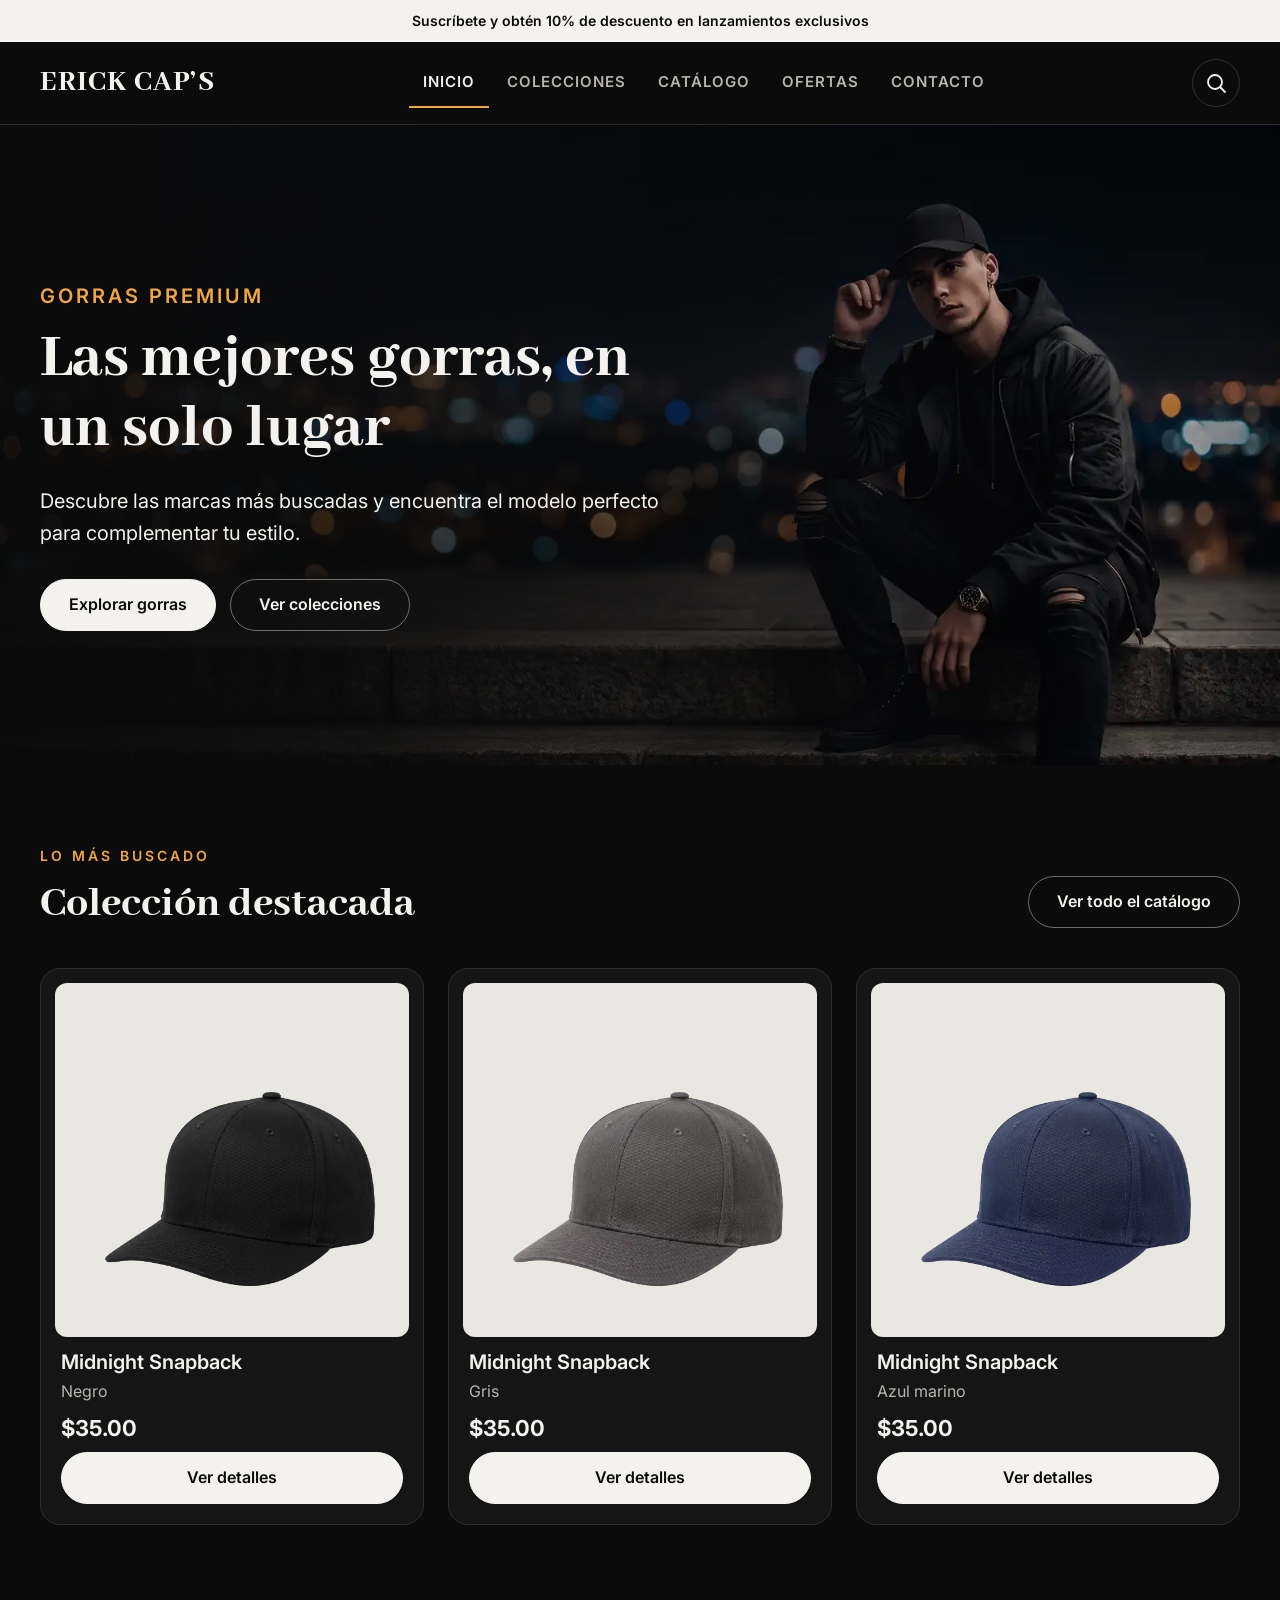
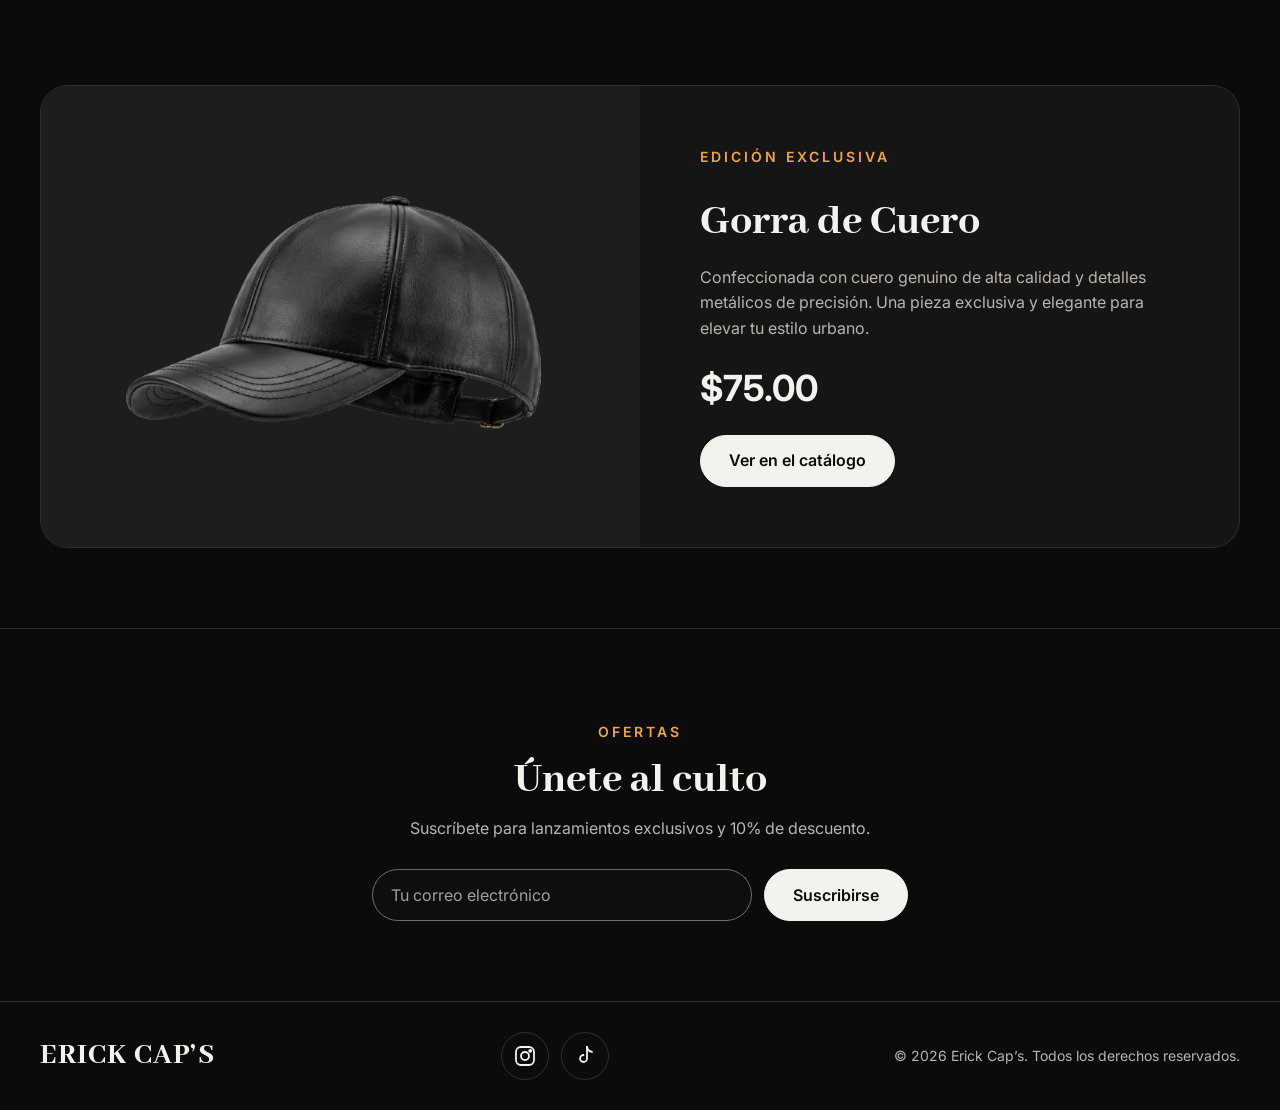
<file: index.html>
<!DOCTYPE html>
<html lang="es">
<head>
  <meta charset="UTF-8">
  <meta name="viewport" content="width=device-width, initial-scale=1.0">
  <title>Erick Cap's</title>
  <link rel="icon" href="img/favicon.svg" type="image/svg+xml">
  <link href="https://fonts.googleapis.com/css2?family=Abhaya+Libre:wght@800&family=Inter:wght@400;600;700&display=swap" rel="stylesheet">
  <link rel="stylesheet" href="css/base.css">
  <link rel="stylesheet" href="css/botones.css">
  <link rel="stylesheet" href="css/formularios.css">
  <link rel="stylesheet" href="css/encabezado.css">
  <link rel="stylesheet" href="css/pie.css">
  <link rel="stylesheet" href="css/productos.css">
  <link rel="stylesheet" href="css/inicio.css">
  <link rel="stylesheet" href="css/utilidades.css">
</head>
<body>

  <p class="promo">Suscríbete y obtén 10% de descuento en lanzamientos exclusivos</p>

  <header class="encabezado">
    <div class="contenedor">
      <a href="index.html" class="logo">ERICK CAP’S</a>
      <nav class="menu">
        <ul>
          <li><a href="index.html" class="activo">Inicio</a></li>
          <li><a href="index.html#colecciones">Colecciones</a></li>
          <li><a href="catalogo.html">Catálogo</a></li>
          <li><a href="index.html#ofertas">Ofertas</a></li>
          <li><a href="contacto.html">Contacto</a></li>
        </ul>
      </nav>
      <a href="catalogo.html" class="boton-icono">
        <img src="img/icono-buscar.svg" alt="Buscar" width="24" height="24">
      </a>
    </div>
  </header>

  <main>
    <section class="hero">
      <img class="hero-fondo" src="img/hero-1600.webp" alt="Joven con gorra negra sentado frente a las luces de la ciudad" width="1600" height="873">
      <div class="contenedor">
        <div class="hero-texto">
          <p class="etiqueta">Gorras premium</p>
          <h1>Las mejores gorras, en un solo lugar</h1>
          <p>Descubre las marcas más buscadas y encuentra el modelo perfecto para complementar tu estilo.</p>
          <div class="botones">
            <a href="catalogo.html" class="boton">Explorar gorras</a>
            <a href="#colecciones" class="boton boton-borde">Ver colecciones</a>
          </div>
        </div>
      </div>
    </section>

    <section class="seccion" id="colecciones">
      <div class="contenedor">
        <div class="titulo-seccion">
          <div>
            <p class="etiqueta">Lo más buscado</p>
            <h2>Colección destacada</h2>
          </div>
          <a href="catalogo.html" class="boton boton-borde">Ver todo el catálogo</a>
        </div>

        <ul class="productos">
          <li>
            <article class="producto">
              <div class="producto-foto">
                <img src="img/gorra-negra.webp" alt="Gorra Midnight Snapback color negro" width="537" height="465" loading="lazy">
              </div>
              <div class="producto-datos">
                <h3>Midnight Snapback</h3>
                <p class="texto-gris">Negro</p>
                <p class="precio">$35.00</p>
                <a href="detalles.html" class="boton boton-ancho">Ver detalles</a>
              </div>
            </article>
          </li>
          <li>
            <article class="producto">
              <div class="producto-foto">
                <img src="img/gorra-gris.webp" alt="Gorra Midnight Snapback color gris" width="537" height="465" loading="lazy">
              </div>
              <div class="producto-datos">
                <h3>Midnight Snapback</h3>
                <p class="texto-gris">Gris</p>
                <p class="precio">$35.00</p>
                <a href="detalles.html" class="boton boton-ancho">Ver detalles</a>
              </div>
            </article>
          </li>
          <li>
            <article class="producto">
              <div class="producto-foto">
                <img src="img/gorra-azul.webp" alt="Gorra Midnight Snapback color azul marino" width="537" height="465" loading="lazy">
              </div>
              <div class="producto-datos">
                <h3>Midnight Snapback</h3>
                <p class="texto-gris">Azul marino</p>
                <p class="precio">$35.00</p>
                <a href="detalles.html" class="boton boton-ancho">Ver detalles</a>
              </div>
            </article>
          </li>
        </ul>
      </div>
    </section>

    <section class="seccion">
      <div class="contenedor">
        <div class="exclusiva">
          <div class="exclusiva-foto">
            <img src="img/gorra-cuero.webp" alt="Gorra de cuero negro" width="677" height="369" loading="lazy">
          </div>
          <div class="exclusiva-texto">
            <p class="etiqueta">Edición exclusiva</p>
            <h2 id="titulo-exclusiva">Gorra de Cuero</h2>
            <p class="texto-gris">Confeccionada con cuero genuino de alta calidad y detalles metálicos de precisión. Una pieza exclusiva y elegante para elevar tu estilo urbano.</p>
            <p class="precio">$75.00</p>
            <a href="catalogo.html" class="boton">Ver en el catálogo</a>
          </div>
        </div>
      </div>
    </section>

    <section class="seccion boletin" id="ofertas">
      <div class="contenedor">
        <p class="etiqueta">Ofertas</p>
        <h2>Únete al culto</h2>
        <p class="texto-gris">Suscríbete para lanzamientos exclusivos y 10% de descuento.</p>
        <form action="mailto:soporte@gmail.com" method="post" enctype="text/plain">
          <label for="correo-boletin" class="oculto">Correo electrónico</label>
          <input type="email" id="correo-boletin" name="correo" placeholder="Tu correo electrónico" autocomplete="email" required>
          <button type="submit" class="boton">Suscribirse</button>
        </form>
      </div>
    </section>

  </main>

  <footer class="pie">
    <div class="contenedor">
      <a href="index.html" class="logo">ERICK CAP’S</a>
      <ul class="pie-redes">
        <li>
          <a href="https://www.instagram.com/" class="boton-icono">
            <img src="img/icono-instagram.svg" alt="Instagram" width="24" height="24">
          </a>
        </li>
        <li>
          <a href="https://www.tiktok.com/" class="boton-icono">
            <img src="img/icono-tiktok.svg" alt="TikTok" width="24" height="24">
          </a>
        </li>
      </ul>
      <small>© 2026 Erick Cap’s. Todos los derechos reservados.</small>
    </div>
  </footer>

</body>
</html>
</file>
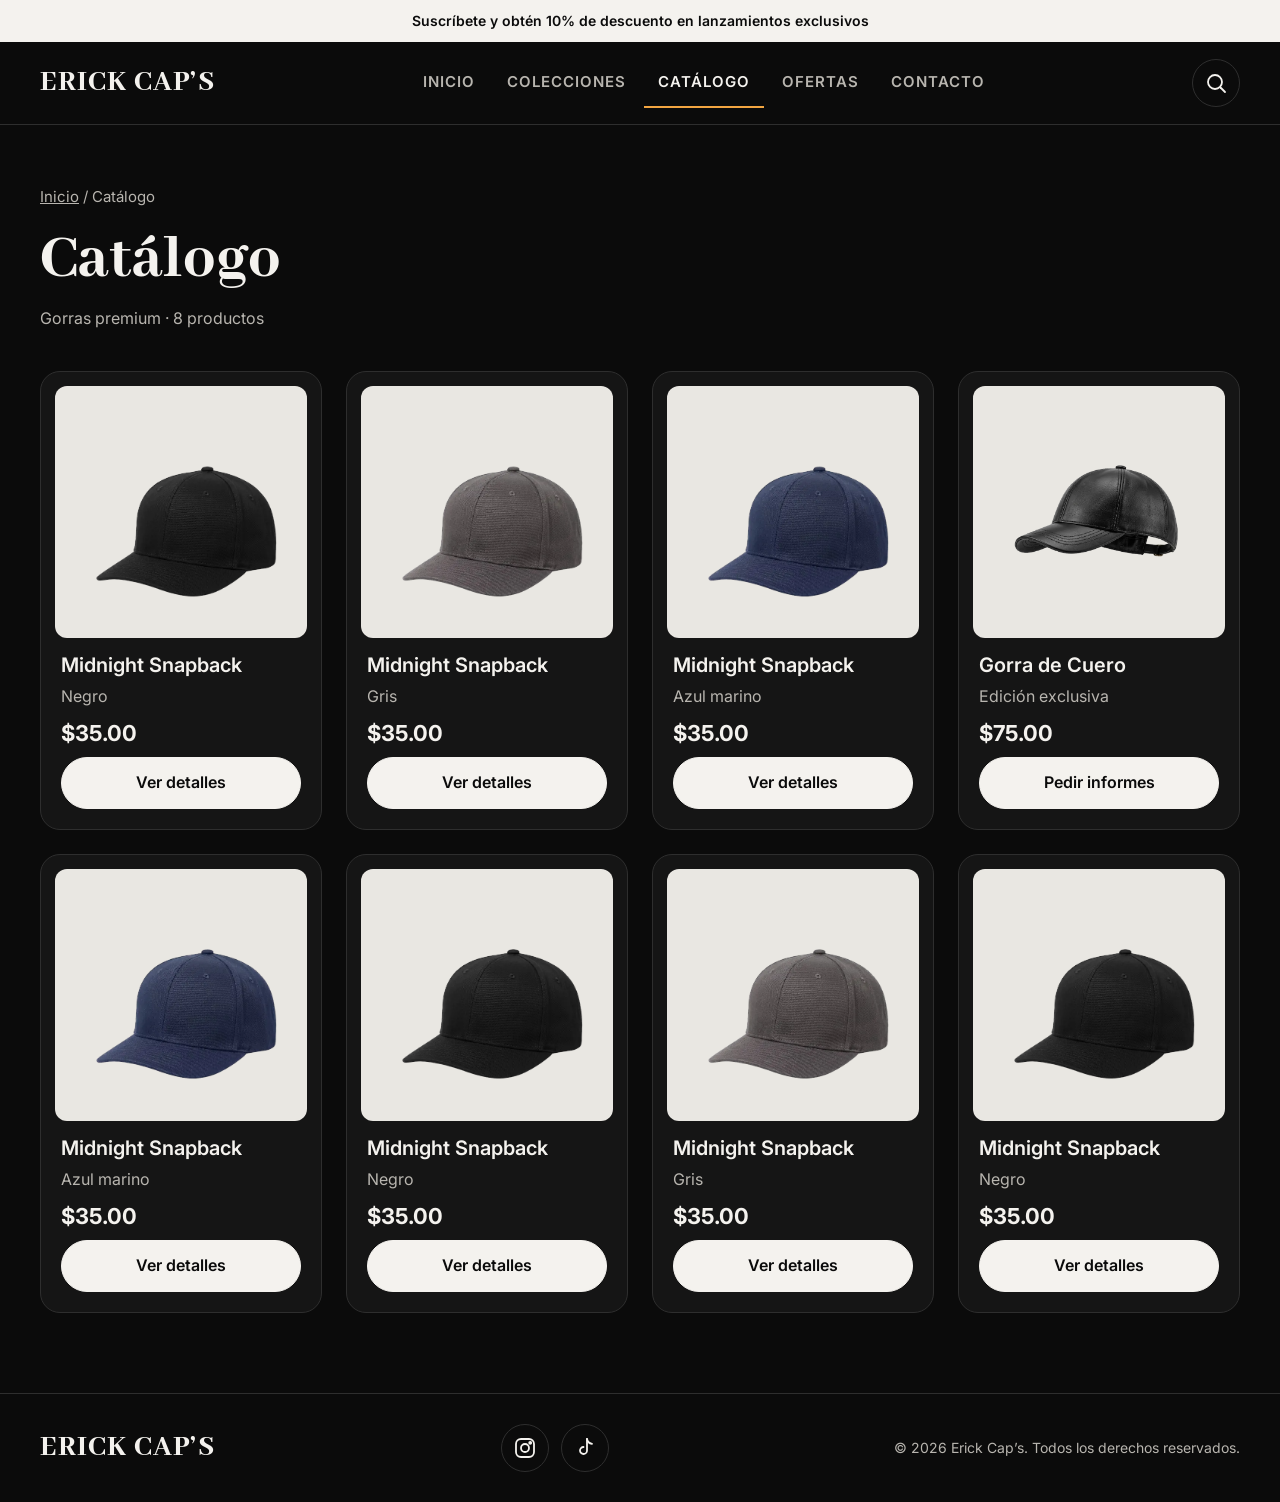
<file: catalogo.html>
<!DOCTYPE html>
<html lang="es">
<head>
  <meta charset="UTF-8">
  <meta name="viewport" content="width=device-width, initial-scale=1.0">
  <title>Erick Cap's</title>
  <link rel="icon" href="img/favicon.svg" type="image/svg+xml">
  <link href="https://fonts.googleapis.com/css2?family=Abhaya+Libre:wght@800&family=Inter:wght@400;600;700&display=swap" rel="stylesheet">
  <link rel="stylesheet" href="css/base.css">
  <link rel="stylesheet" href="css/botones.css">
  <link rel="stylesheet" href="css/encabezado.css">
  <link rel="stylesheet" href="css/pie.css">
  <link rel="stylesheet" href="css/encabezado-pagina.css">
  <link rel="stylesheet" href="css/productos.css">
  <link rel="stylesheet" href="css/utilidades.css">
</head>
<body>

  <p class="promo">Suscríbete y obtén 10% de descuento en lanzamientos exclusivos</p>

  <header class="encabezado">
    <div class="contenedor">
      <a href="index.html" class="logo">ERICK CAP’S</a>
      <nav class="menu">
        <ul>
          <li><a href="index.html">Inicio</a></li>
          <li><a href="index.html#colecciones">Colecciones</a></li>
          <li><a href="catalogo.html" class="activo">Catálogo</a></li>
          <li><a href="index.html#ofertas">Ofertas</a></li>
          <li><a href="contacto.html">Contacto</a></li>
        </ul>
      </nav>
      <a href="catalogo.html" class="boton-icono">
        <img src="img/icono-buscar.svg" alt="Buscar" width="24" height="24">
      </a>
    </div>
  </header>

  <main>
    <div class="contenedor">

      <div class="encabezado-pagina">
        <p class="ruta"><a href="index.html">Inicio</a> / Catálogo</p>
        <h1>Catálogo</h1>
        <p class="texto-gris">Gorras premium · 8 productos</p>
      </div>

      <section class="seccion sin-espacio-arriba">
        <ul class="productos productos-4">
          <li>
            <article class="producto">
              <div class="producto-foto">
                <img src="img/gorra-negra.webp" alt="Gorra Midnight Snapback color negro" width="537" height="465">
              </div>
              <div class="producto-datos">
                <h2 class="nombre-producto">Midnight Snapback</h2>
                <p class="texto-gris">Negro</p>
                <p class="precio">$35.00</p>
                <a href="detalles.html" class="boton boton-ancho">Ver detalles</a>
              </div>
            </article>
          </li>
          <li>
            <article class="producto">
              <div class="producto-foto">
                <img src="img/gorra-gris.webp" alt="Gorra Midnight Snapback color gris" width="537" height="465">
              </div>
              <div class="producto-datos">
                <h2 class="nombre-producto">Midnight Snapback</h2>
                <p class="texto-gris">Gris</p>
                <p class="precio">$35.00</p>
                <a href="detalles.html" class="boton boton-ancho">Ver detalles</a>
              </div>
            </article>
          </li>
          <li>
            <article class="producto">
              <div class="producto-foto">
                <img src="img/gorra-azul.webp" alt="Gorra Midnight Snapback color azul marino" width="537" height="465">
              </div>
              <div class="producto-datos">
                <h2 class="nombre-producto">Midnight Snapback</h2>
                <p class="texto-gris">Azul marino</p>
                <p class="precio">$35.00</p>
                <a href="detalles.html" class="boton boton-ancho">Ver detalles</a>
              </div>
            </article>
          </li>
          <li>
            <article class="producto">
              <div class="producto-foto">
                <img src="img/gorra-cuero.webp" alt="Gorra de cuero negro, edición exclusiva" width="677" height="369">
              </div>
              <div class="producto-datos">
                <h2 class="nombre-producto">Gorra de Cuero</h2>
                <p class="texto-gris">Edición exclusiva</p>
                <p class="precio">$75.00</p>
                <a href="contacto.html" class="boton boton-ancho">Pedir informes</a>
              </div>
            </article>
          </li>
          <li>
            <article class="producto">
              <div class="producto-foto">
                <img src="img/gorra-azul.webp" alt="Gorra Midnight Snapback color azul marino" width="537" height="465" loading="lazy">
              </div>
              <div class="producto-datos">
                <h2 class="nombre-producto">Midnight Snapback</h2>
                <p class="texto-gris">Azul marino</p>
                <p class="precio">$35.00</p>
                <a href="detalles.html" class="boton boton-ancho">Ver detalles</a>
              </div>
            </article>
          </li>
          <li>
            <article class="producto">
              <div class="producto-foto">
                <img src="img/gorra-negra.webp" alt="Gorra Midnight Snapback color negro" width="537" height="465" loading="lazy">
              </div>
              <div class="producto-datos">
                <h2 class="nombre-producto">Midnight Snapback</h2>
                <p class="texto-gris">Negro</p>
                <p class="precio">$35.00</p>
                <a href="detalles.html" class="boton boton-ancho">Ver detalles</a>
              </div>
            </article>
          </li>
          <li>
            <article class="producto">
              <div class="producto-foto">
                <img src="img/gorra-gris.webp" alt="Gorra Midnight Snapback color gris" width="537" height="465" loading="lazy">
              </div>
              <div class="producto-datos">
                <h2 class="nombre-producto">Midnight Snapback</h2>
                <p class="texto-gris">Gris</p>
                <p class="precio">$35.00</p>
                <a href="detalles.html" class="boton boton-ancho">Ver detalles</a>
              </div>
            </article>
          </li>
          <li>
            <article class="producto">
              <div class="producto-foto">
                <img src="img/gorra-negra.webp" alt="Gorra Midnight Snapback color negro" width="537" height="465" loading="lazy">
              </div>
              <div class="producto-datos">
                <h2 class="nombre-producto">Midnight Snapback</h2>
                <p class="texto-gris">Negro</p>
                <p class="precio">$35.00</p>
                <a href="detalles.html" class="boton boton-ancho">Ver detalles</a>
              </div>
            </article>
          </li>
        </ul>
      </section>

    </div>
  </main>

  <footer class="pie">
    <div class="contenedor">
      <a href="index.html" class="logo">ERICK CAP’S</a>
      <ul class="pie-redes">
        <li>
          <a href="https://www.instagram.com/" class="boton-icono">
            <img src="img/icono-instagram.svg" alt="Instagram" width="24" height="24">
          </a>
        </li>
        <li>
          <a href="https://www.tiktok.com/" class="boton-icono">
            <img src="img/icono-tiktok.svg" alt="TikTok" width="24" height="24">
          </a>
        </li>
      </ul>
      <small>© 2026 Erick Cap’s. Todos los derechos reservados.</small>
    </div>
  </footer>

</body>
</html>
</file>
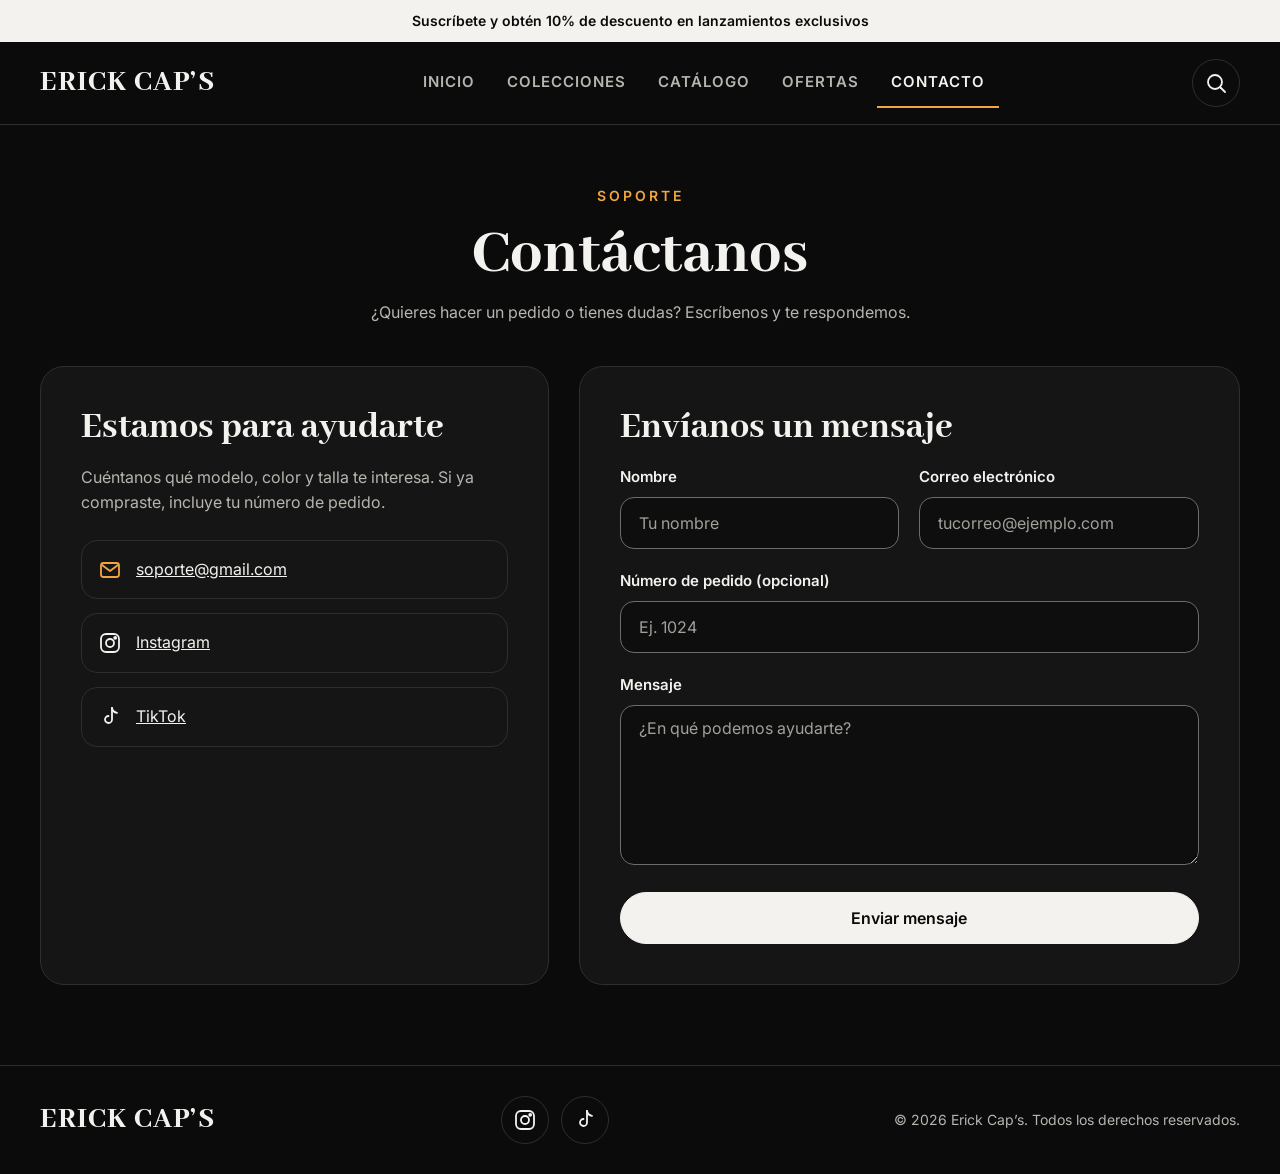
<file: contacto.html>
<!DOCTYPE html>
<html lang="es">
<head>
  <meta charset="UTF-8">
  <meta name="viewport" content="width=device-width, initial-scale=1.0">
  <title>Erick Cap's</title>
  <link rel="icon" href="img/favicon.svg" type="image/svg+xml">
  <link href="https://fonts.googleapis.com/css2?family=Abhaya+Libre:wght@800&family=Inter:wght@400;600;700&display=swap" rel="stylesheet">
  <link rel="stylesheet" href="css/base.css">
  <link rel="stylesheet" href="css/botones.css">
  <link rel="stylesheet" href="css/formularios.css">
  <link rel="stylesheet" href="css/encabezado.css">
  <link rel="stylesheet" href="css/pie.css">
  <link rel="stylesheet" href="css/encabezado-pagina.css">
  <link rel="stylesheet" href="css/contacto.css">
  <link rel="stylesheet" href="css/utilidades.css">
</head>
<body>

  <p class="promo">Suscríbete y obtén 10% de descuento en lanzamientos exclusivos</p>

  <header class="encabezado">
    <div class="contenedor">
      <a href="index.html" class="logo">ERICK CAP’S</a>
      <nav class="menu">
        <ul>
          <li><a href="index.html">Inicio</a></li>
          <li><a href="index.html#colecciones">Colecciones</a></li>
          <li><a href="catalogo.html">Catálogo</a></li>
          <li><a href="index.html#ofertas">Ofertas</a></li>
          <li><a href="contacto.html" class="activo">Contacto</a></li>
        </ul>
      </nav>
      <a href="catalogo.html" class="boton-icono">
        <img src="img/icono-buscar.svg" alt="Buscar" width="24" height="24">
      </a>
    </div>
  </header>

  <main>
    <div class="contenedor">

      <div class="encabezado-pagina centrado">
        <p class="etiqueta">Soporte</p>
        <h1>Contáctanos</h1>
        <p class="texto-gris">¿Quieres hacer un pedido o tienes dudas? Escríbenos y te respondemos.</p>
      </div>

      <div class="contacto">

        <section class="panel">
          <h2>Estamos para ayudarte</h2>
          <p class="texto-gris">Cuéntanos qué modelo, color y talla te interesa. Si ya compraste, incluye tu número de pedido.</p>
          <ul class="datos-contacto">
            <li>
              <img src="img/icono-correo.svg" alt="" width="24" height="24">
              <a href="mailto:soporte@gmail.com">soporte@gmail.com</a>
            </li>
            <li>
              <img src="img/icono-instagram.svg" alt="" width="24" height="24">
              <a href="https://www.instagram.com/">Instagram</a>
            </li>
            <li>
              <img src="img/icono-tiktok.svg" alt="" width="24" height="24">
              <a href="https://www.tiktok.com/">TikTok</a>
            </li>
          </ul>
        </section>

        <section class="panel">
          <h2>Envíanos un mensaje</h2>
          <form action="mailto:soporte@gmail.com" method="post" enctype="text/plain">
            <div class="dos-campos">
              <div class="campo">
                <label for="nombre">Nombre</label>
                <input type="text" id="nombre" name="nombre" placeholder="Tu nombre" autocomplete="name" required>
              </div>
              <div class="campo">
                <label for="correo">Correo electrónico</label>
                <input type="email" id="correo" name="correo" placeholder="tucorreo@ejemplo.com" autocomplete="email" required>
              </div>
            </div>
            <div class="campo">
              <label for="pedido">Número de pedido (opcional)</label>
              <input type="text" id="pedido" name="pedido" placeholder="Ej. 1024">
            </div>
            <div class="campo">
              <label for="mensaje">Mensaje</label>
              <textarea id="mensaje" name="mensaje" placeholder="¿En qué podemos ayudarte?" required></textarea>
            </div>
            <button type="submit" class="boton boton-ancho">Enviar mensaje</button>
          </form>
        </section>

      </div>

    </div>
  </main>

  <footer class="pie">
    <div class="contenedor">
      <a href="index.html" class="logo">ERICK CAP’S</a>
      <ul class="pie-redes">
        <li>
          <a href="https://www.instagram.com/" class="boton-icono">
            <img src="img/icono-instagram.svg" alt="Instagram" width="24" height="24">
          </a>
        </li>
        <li>
          <a href="https://www.tiktok.com/" class="boton-icono">
            <img src="img/icono-tiktok.svg" alt="TikTok" width="24" height="24">
          </a>
        </li>
      </ul>
      <small>© 2026 Erick Cap’s. Todos los derechos reservados.</small>
    </div>
  </footer>

</body>
</html>
</file>
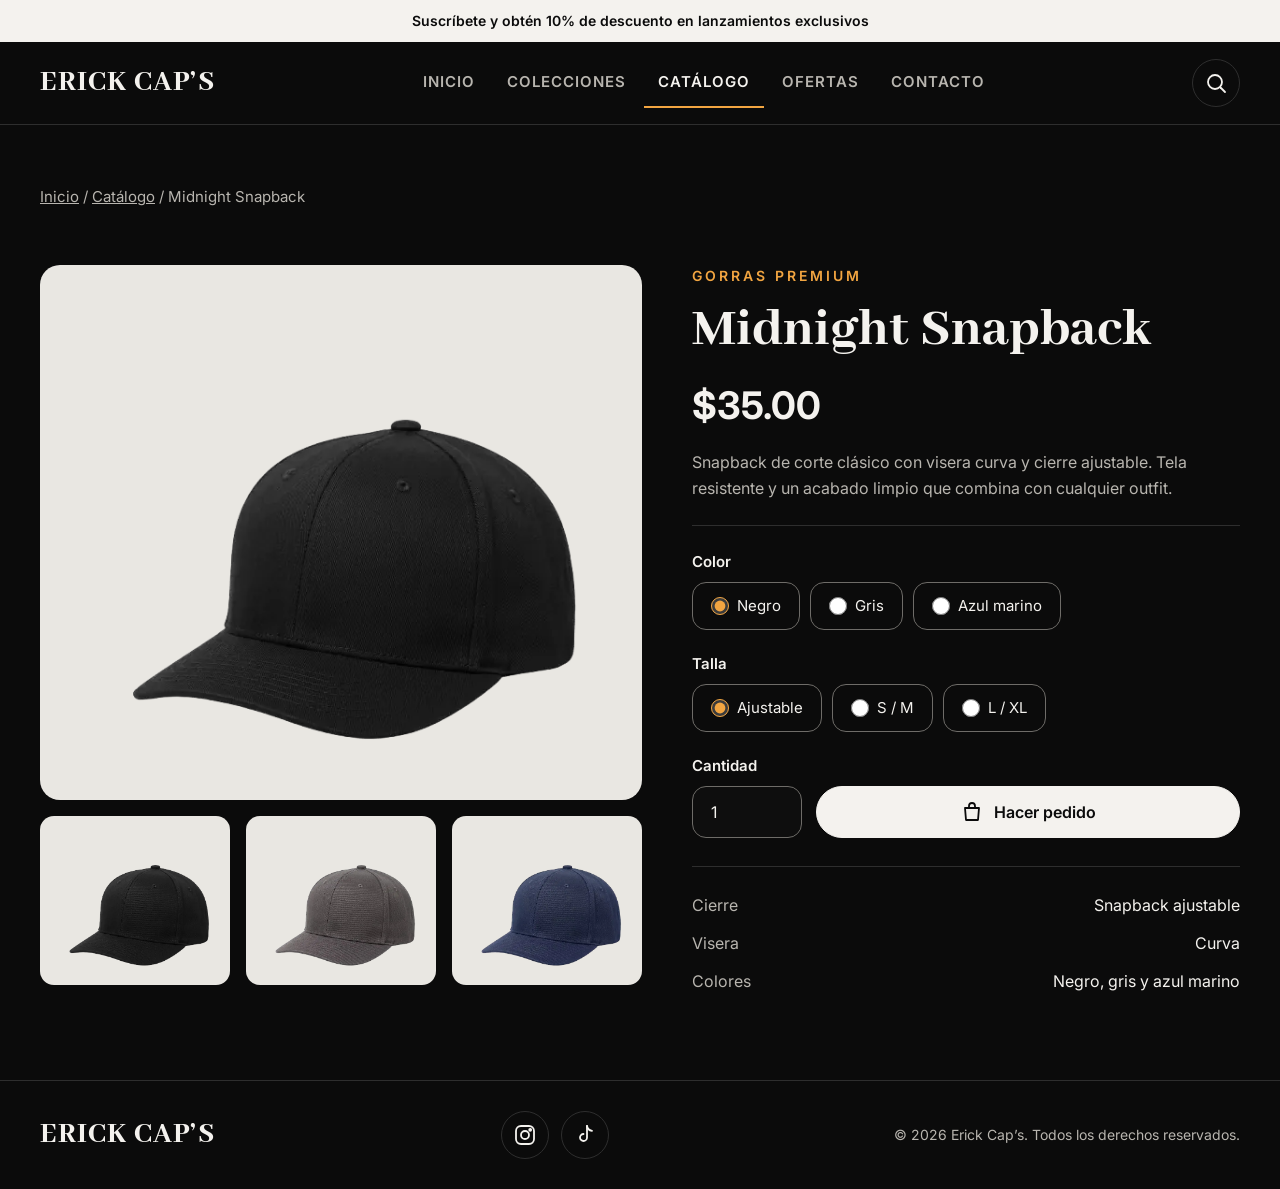
<file: detalles.html>
<!DOCTYPE html>
<html lang="es">
<head>
  <meta charset="UTF-8">
  <meta name="viewport" content="width=device-width, initial-scale=1.0">
  <title>Erick Cap's</title>
  <link rel="icon" href="img/favicon.svg" type="image/svg+xml">
  <link href="https://fonts.googleapis.com/css2?family=Abhaya+Libre:wght@800&family=Inter:wght@400;600;700&display=swap" rel="stylesheet">
  <link rel="stylesheet" href="css/base.css">
  <link rel="stylesheet" href="css/botones.css">
  <link rel="stylesheet" href="css/formularios.css">
  <link rel="stylesheet" href="css/encabezado.css">
  <link rel="stylesheet" href="css/pie.css">
  <link rel="stylesheet" href="css/encabezado-pagina.css">
  <link rel="stylesheet" href="css/detalles.css">
  <link rel="stylesheet" href="css/utilidades.css">
</head>
<body>

  <p class="promo">Suscríbete y obtén 10% de descuento en lanzamientos exclusivos</p>

  <header class="encabezado">
    <div class="contenedor">
      <a href="index.html" class="logo">ERICK CAP’S</a>
      <nav class="menu">
        <ul>
          <li><a href="index.html">Inicio</a></li>
          <li><a href="index.html#colecciones">Colecciones</a></li>
          <li><a href="catalogo.html" class="activo">Catálogo</a></li>
          <li><a href="index.html#ofertas">Ofertas</a></li>
          <li><a href="contacto.html">Contacto</a></li>
        </ul>
      </nav>
      <a href="catalogo.html" class="boton-icono">
        <img src="img/icono-buscar.svg" alt="Buscar" width="24" height="24">
      </a>
    </div>
  </header>

  <main>
    <div class="contenedor">

      <div class="encabezado-pagina">
        <p class="ruta"><a href="index.html">Inicio</a> / <a href="catalogo.html">Catálogo</a> / Midnight Snapback</p>
      </div>

      <article class="detalle">

        <div>
          <div class="galeria-grande">
            <img src="img/gorra-negra.webp" alt="Gorra Midnight Snapback color negro" width="537" height="465">
          </div>
          <ul class="galeria-chicas">
            <li><img src="img/gorra-negra.webp" alt="Color negro" width="537" height="465"></li>
            <li><img src="img/gorra-gris.webp" alt="Color gris" width="537" height="465"></li>
            <li><img src="img/gorra-azul.webp" alt="Color azul marino" width="537" height="465"></li>
          </ul>
        </div>

        <div class="detalle-info">
          <p class="etiqueta">Gorras premium</p>
          <h1>Midnight Snapback</h1>
          <p class="precio">$35.00</p>
          <p class="texto-gris">Snapback de corte clásico con visera curva y cierre ajustable. Tela resistente y un acabado limpio que combina con cualquier outfit.</p>

          <form action="contacto.html">
            <fieldset>
              <legend>Color</legend>
              <div class="opciones">
                <label><input type="radio" name="color" value="Negro" checked> Negro</label>
                <label><input type="radio" name="color" value="Gris"> Gris</label>
                <label><input type="radio" name="color" value="Azul marino"> Azul marino</label>
              </div>
            </fieldset>

            <fieldset>
              <legend>Talla</legend>
              <div class="opciones">
                <label><input type="radio" name="talla" value="Ajustable" checked> Ajustable</label>
                <label><input type="radio" name="talla" value="S / M"> S / M</label>
                <label><input type="radio" name="talla" value="L / XL"> L / XL</label>
              </div>
            </fieldset>

            <div class="compra">
              <div class="cantidad">
                <label for="cantidad">Cantidad</label>
                <input type="number" id="cantidad" name="cantidad" value="1" min="1" max="10">
              </div>
              <button type="submit" class="boton">
                <img src="img/icono-bolsa.svg" alt="" width="24" height="24">
                Hacer pedido
              </button>
            </div>
          </form>

          <dl class="ficha">
            <div>
              <dt>Cierre</dt>
              <dd>Snapback ajustable</dd>
            </div>
            <div>
              <dt>Visera</dt>
              <dd>Curva</dd>
            </div>
            <div>
              <dt>Colores</dt>
              <dd>Negro, gris y azul marino</dd>
            </div>
          </dl>
        </div>

      </article>

    </div>
  </main>

  <footer class="pie">
    <div class="contenedor">
      <a href="index.html" class="logo">ERICK CAP’S</a>
      <ul class="pie-redes">
        <li>
          <a href="https://www.instagram.com/" class="boton-icono">
            <img src="img/icono-instagram.svg" alt="Instagram" width="24" height="24">
          </a>
        </li>
        <li>
          <a href="https://www.tiktok.com/" class="boton-icono">
            <img src="img/icono-tiktok.svg" alt="TikTok" width="24" height="24">
          </a>
        </li>
      </ul>
      <small>© 2026 Erick Cap’s. Todos los derechos reservados.</small>
    </div>
  </footer>

</body>
</html>
</file>
<file: css/base.css>
:root {
  --fondo: #0b0b0b;
  --fondo-tarjeta: #151515;
  --borde: #2e2e2e;
  --texto: #f4f2ee;
  --texto-gris: #b8b5af;
  --claro: #e9e7e2;
  --acento: #f2a541;
  --fuente-titulos: "Abhaya Libre", Georgia, serif;
  --fuente-texto: "Inter", Arial, sans-serif;
}

* {
  box-sizing: border-box;
  margin: 0;
  padding: 0;
}

body {
  background-color: var(--fondo);
  color: var(--texto);
  font-family: var(--fuente-texto);
  font-size: 16px;
  line-height: 1.6;
}

img {
  max-width: 100%;
  height: auto;
  display: block;
}

a {
  color: var(--texto);
}

h1,
h2,
h3 {
  font-family: var(--fuente-titulos);
  font-weight: 800;
  line-height: 1.1;
}

h1 {
  font-size: 64px;
}

h2 {
  font-size: 44px;
}

h3 {
  font-family: var(--fuente-texto);
  font-size: 20px;
  font-weight: 600;
}

.contenedor {
  max-width: 1240px;
  margin: 0 auto;
  padding: 0 20px;
}

.seccion {
  padding: 80px 0;
}

.precio {
  font-size: 22px;
  font-weight: 700;
}

@media (max-width: 1000px) {
  h1 {
    font-size: 52px;
  }

  h2 {
    font-size: 38px;
  }
}

@media (max-width: 600px) {
  h1 {
    font-size: 40px;
  }

  h2 {
    font-size: 32px;
  }

  .seccion {
    padding: 56px 0;
  }
}
</file>
<file: css/botones.css>
.boton {
  display: inline-flex;
  align-items: center;
  justify-content: center;
  gap: 10px;
  min-height: 52px;
  padding: 12px 28px;
  background-color: var(--texto);
  color: var(--fondo);
  border: 1px solid var(--texto);
  border-radius: 30px;
  font-family: var(--fuente-texto);
  font-size: 16px;
  font-weight: 600;
  text-decoration: none;
  cursor: pointer;
}

.boton:hover {
  background-color: var(--acento);
  border-color: var(--acento);
}

.boton-borde {
  background-color: transparent;
  color: var(--texto);
  border-color: #6e6c68;
}

.boton-borde:hover {
  background-color: var(--texto);
  border-color: var(--texto);
  color: var(--fondo);
}

.boton-ancho {
  width: 100%;
}

.boton-icono {
  width: 48px;
  height: 48px;
  border: 1px solid var(--borde);
  border-radius: 50%;
  display: flex;
  align-items: center;
  justify-content: center;
}

.boton-icono:hover {
  border-color: var(--texto);
}

.botones {
  display: flex;
  flex-wrap: wrap;
  gap: 14px;
  margin-top: 30px;
}

@media (max-width: 600px) {
  .botones .boton {
    width: 100%;
  }
}
</file>
<file: css/formularios.css>
label,
legend {
  display: block;
  font-size: 15px;
  font-weight: 600;
  margin-bottom: 8px;
}

input[type="text"],
input[type="email"],
input[type="number"],
textarea {
  width: 100%;
  min-height: 52px;
  padding: 12px 18px;
  background-color: #0e0e0e;
  color: var(--texto);
  border: 1px solid #6e6c68;
  border-radius: 14px;
  font-family: var(--fuente-texto);
  font-size: 16px;
}

textarea {
  min-height: 160px;
  resize: vertical;
}

::placeholder {
  color: #a3a09a;
}

fieldset {
  border: none;
  margin-bottom: 22px;
}

.campo {
  margin-bottom: 20px;
}
</file>
<file: css/encabezado.css>
.promo {
  background-color: var(--texto);
  color: var(--fondo);
  text-align: center;
  font-size: 14px;
  font-weight: 600;
  padding: 10px 20px;
}

.encabezado {
  border-bottom: 1px solid var(--borde);
}

.encabezado .contenedor {
  display: flex;
  align-items: center;
  justify-content: space-between;
  flex-wrap: wrap;
  gap: 10px 20px;
  padding-top: 16px;
  padding-bottom: 16px;
}

.logo {
  font-family: var(--fuente-titulos);
  font-size: 30px;
  font-weight: 800;
  text-decoration: none;
  letter-spacing: 1px;
}

.menu ul {
  list-style: none;
  display: flex;
  flex-wrap: wrap;
  justify-content: center;
  gap: 4px;
}

.menu a {
  display: block;
  padding: 12px 14px;
  color: var(--texto-gris);
  font-size: 15px;
  font-weight: 600;
  letter-spacing: 1px;
  text-transform: uppercase;
  text-decoration: none;
  border-bottom: 2px solid transparent;
}

.menu a:hover {
  color: var(--texto);
}

.menu a.activo {
  color: var(--texto);
  border-bottom-color: var(--acento);
}

@media (max-width: 1000px) {
  .menu {
    order: 3;
    width: 100%;
  }
}

@media (max-width: 600px) {
  .menu a {
    padding: 12px 10px;
    font-size: 14px;
  }
}
</file>
<file: css/pie.css>
.pie {
  border-top: 1px solid var(--borde);
  padding: 30px 0;
}

.pie .contenedor {
  display: flex;
  align-items: center;
  justify-content: space-between;
  flex-wrap: wrap;
  gap: 20px;
}

.pie-redes {
  list-style: none;
  display: flex;
  gap: 12px;
}

.pie small {
  color: var(--texto-gris);
  font-size: 14px;
}

@media (max-width: 600px) {
  .pie .contenedor {
    flex-direction: column;
    text-align: center;
  }
}
</file>
<file: css/productos.css>
.productos {
  list-style: none;
  display: grid;
  grid-template-columns: repeat(3, 1fr);
  gap: 24px;
}

.productos-4 {
  grid-template-columns: repeat(4, 1fr);
}

.producto {
  background-color: var(--fondo-tarjeta);
  border: 1px solid var(--borde);
  border-radius: 20px;
  padding: 14px;
  display: flex;
  flex-direction: column;
  gap: 14px;
  height: 100%;
}

.producto-foto {
  background-color: var(--claro);
  border-radius: 12px;
  padding: 24px;
  aspect-ratio: 1 / 1;
  display: flex;
  align-items: center;
  justify-content: center;
}

.producto-datos {
  padding: 0 6px 6px;
  display: flex;
  flex-direction: column;
  gap: 6px;
  flex-grow: 1;
}

.producto .boton {
  margin-top: auto;
}

.nombre-producto {
  font-family: var(--fuente-texto);
  font-size: 20px;
  font-weight: 600;
  line-height: 1.3;
}

@media (max-width: 1000px) {
  .productos,
  .productos-4 {
    grid-template-columns: repeat(2, 1fr);
  }
}

@media (max-width: 600px) {
  .productos,
  .productos-4 {
    grid-template-columns: 1fr;
  }
}
</file>
<file: css/inicio.css>
.hero {
  position: relative;
  min-height: 640px;
  display: flex;
  align-items: center;
}

.hero-fondo {
  position: absolute;
  top: 0;
  left: 0;
  width: 100%;
  height: 100%;
  object-fit: cover;
  object-position: 80% center;
}

.hero::after {
  content: "";
  position: absolute;
  top: 0;
  left: 0;
  width: 100%;
  height: 100%;
  background: linear-gradient(90deg, rgba(11, 11, 11, 0.9) 0%, rgba(11, 11, 11, 0.6) 45%, rgba(11, 11, 11, 0.1) 80%);
}

.hero .contenedor {
  position: relative;
  z-index: 1;
  width: 100%;
}

.hero-texto {
  max-width: 620px;
  padding: 60px 0;
}

.hero-texto p {
  font-size: 20px;
  margin-top: 20px;
}

.titulo-seccion {
  display: flex;
  align-items: flex-end;
  justify-content: space-between;
  flex-wrap: wrap;
  gap: 20px;
  margin-bottom: 40px;
}

.exclusiva {
  background-color: var(--fondo-tarjeta);
  border: 1px solid var(--borde);
  border-radius: 28px;
  display: grid;
  grid-template-columns: 1fr 1fr;
  overflow: hidden;
}

.exclusiva-foto {
  background-color: #1d1d1d;
  display: flex;
  align-items: center;
  justify-content: center;
  padding: 40px;
}

.exclusiva-texto {
  padding: 60px;
  display: flex;
  flex-direction: column;
  align-items: flex-start;
  justify-content: center;
  gap: 18px;
}

.exclusiva-texto .precio {
  font-size: 36px;
}

.boletin {
  border-top: 1px solid var(--borde);
  text-align: center;
}

.boletin p {
  margin-top: 12px;
}

.boletin form {
  display: flex;
  flex-wrap: wrap;
  justify-content: center;
  gap: 12px;
  margin-top: 28px;
}

.boletin input {
  width: 100%;
  max-width: 380px;
  border-radius: 30px;
}

@media (max-width: 1000px) {
  .exclusiva-texto {
    padding: 36px;
  }
}

@media (max-width: 600px) {
  .hero {
    min-height: 520px;
  }

  .hero-texto p {
    font-size: 18px;
  }

  .exclusiva {
    grid-template-columns: 1fr;
  }

  .boletin .boton {
    width: 100%;
  }
}
</file>
<file: css/utilidades.css>
.etiqueta {
  color: var(--acento);
  font-size: 14px;
  font-weight: 600;
  letter-spacing: 3px;
  text-transform: uppercase;
  margin-bottom: 12px;
}

.texto-gris {
  color: var(--texto-gris);
}

.centrado {
  text-align: center;
}

.sin-espacio-arriba {
  padding-top: 0;
}

.oculto {
  position: absolute;
  width: 1px;
  height: 1px;
  overflow: hidden;
  clip-path: inset(50%);
}
</file>
<file: css/encabezado-pagina.css>
.encabezado-pagina {
  padding: 50px 0 40px;
}

.encabezado-pagina p {
  margin-top: 10px;
}

.ruta {
  font-size: 15px;
  color: var(--texto-gris);
  margin-bottom: 16px;
}

.ruta a {
  color: var(--texto-gris);
}

.ruta a:hover {
  color: var(--texto);
}
</file>
<file: css/contacto.css>
.contacto {
  display: grid;
  grid-template-columns: 1fr 1.3fr;
  gap: 30px;
  padding-bottom: 80px;
}

.panel {
  background-color: var(--fondo-tarjeta);
  border: 1px solid var(--borde);
  border-radius: 24px;
  padding: 40px;
}

.panel h2 {
  font-size: 38px;
  margin-bottom: 16px;
}

.datos-contacto {
  list-style: none;
  margin-top: 24px;
}

.datos-contacto li {
  display: flex;
  align-items: center;
  gap: 14px;
  padding: 16px;
  border: 1px solid var(--borde);
  border-radius: 16px;
  margin-bottom: 14px;
}

.dos-campos {
  display: grid;
  grid-template-columns: 1fr 1fr;
  gap: 20px;
}

@media (max-width: 1000px) {
  .contacto {
    grid-template-columns: 1fr;
  }
}

@media (max-width: 600px) {
  .panel {
    padding: 24px;
  }

  .panel h2 {
    font-size: 32px;
  }

  .dos-campos {
    grid-template-columns: 1fr;
    gap: 0;
  }
}
</file>
<file: css/detalles.css>
.detalle {
  display: grid;
  grid-template-columns: 1.1fr 1fr;
  gap: 50px;
  padding-bottom: 80px;
}

.galeria-grande {
  background-color: var(--claro);
  border-radius: 20px;
  padding: 50px;
  display: flex;
  justify-content: center;
}

.galeria-chicas {
  list-style: none;
  display: grid;
  grid-template-columns: repeat(3, 1fr);
  gap: 16px;
  margin-top: 16px;
}

.galeria-chicas li {
  background-color: var(--claro);
  border-radius: 14px;
  padding: 16px;
}

.detalle-info h1 {
  font-size: 56px;
}

.detalle-info .precio {
  font-size: 38px;
  margin: 14px 0;
}

.detalle-info form {
  border-top: 1px solid var(--borde);
  margin-top: 24px;
  padding-top: 24px;
}

.opciones {
  display: flex;
  flex-wrap: wrap;
  gap: 10px;
}

.opciones label {
  display: flex;
  align-items: center;
  gap: 8px;
  min-height: 48px;
  padding: 10px 18px;
  border: 1px solid #6e6c68;
  border-radius: 14px;
  font-weight: 400;
  margin-bottom: 0;
  cursor: pointer;
}

.opciones input {
  width: 18px;
  height: 18px;
  accent-color: var(--acento);
}

.compra {
  display: flex;
  flex-wrap: wrap;
  align-items: flex-end;
  gap: 14px;
}

.cantidad {
  width: 110px;
}

.compra .boton {
  flex-grow: 1;
}

.ficha {
  border-top: 1px solid var(--borde);
  margin-top: 28px;
  padding-top: 20px;
}

.ficha div {
  display: flex;
  justify-content: space-between;
  gap: 20px;
  padding: 6px 0;
}

.ficha dt {
  color: var(--texto-gris);
}

.ficha dd {
  text-align: right;
}

@media (max-width: 1000px) {
  .detalle {
    grid-template-columns: 1fr;
  }
}

@media (max-width: 600px) {
  .detalle-info h1 {
    font-size: 40px;
  }

  .galeria-grande {
    padding: 24px;
  }
}
</file>
